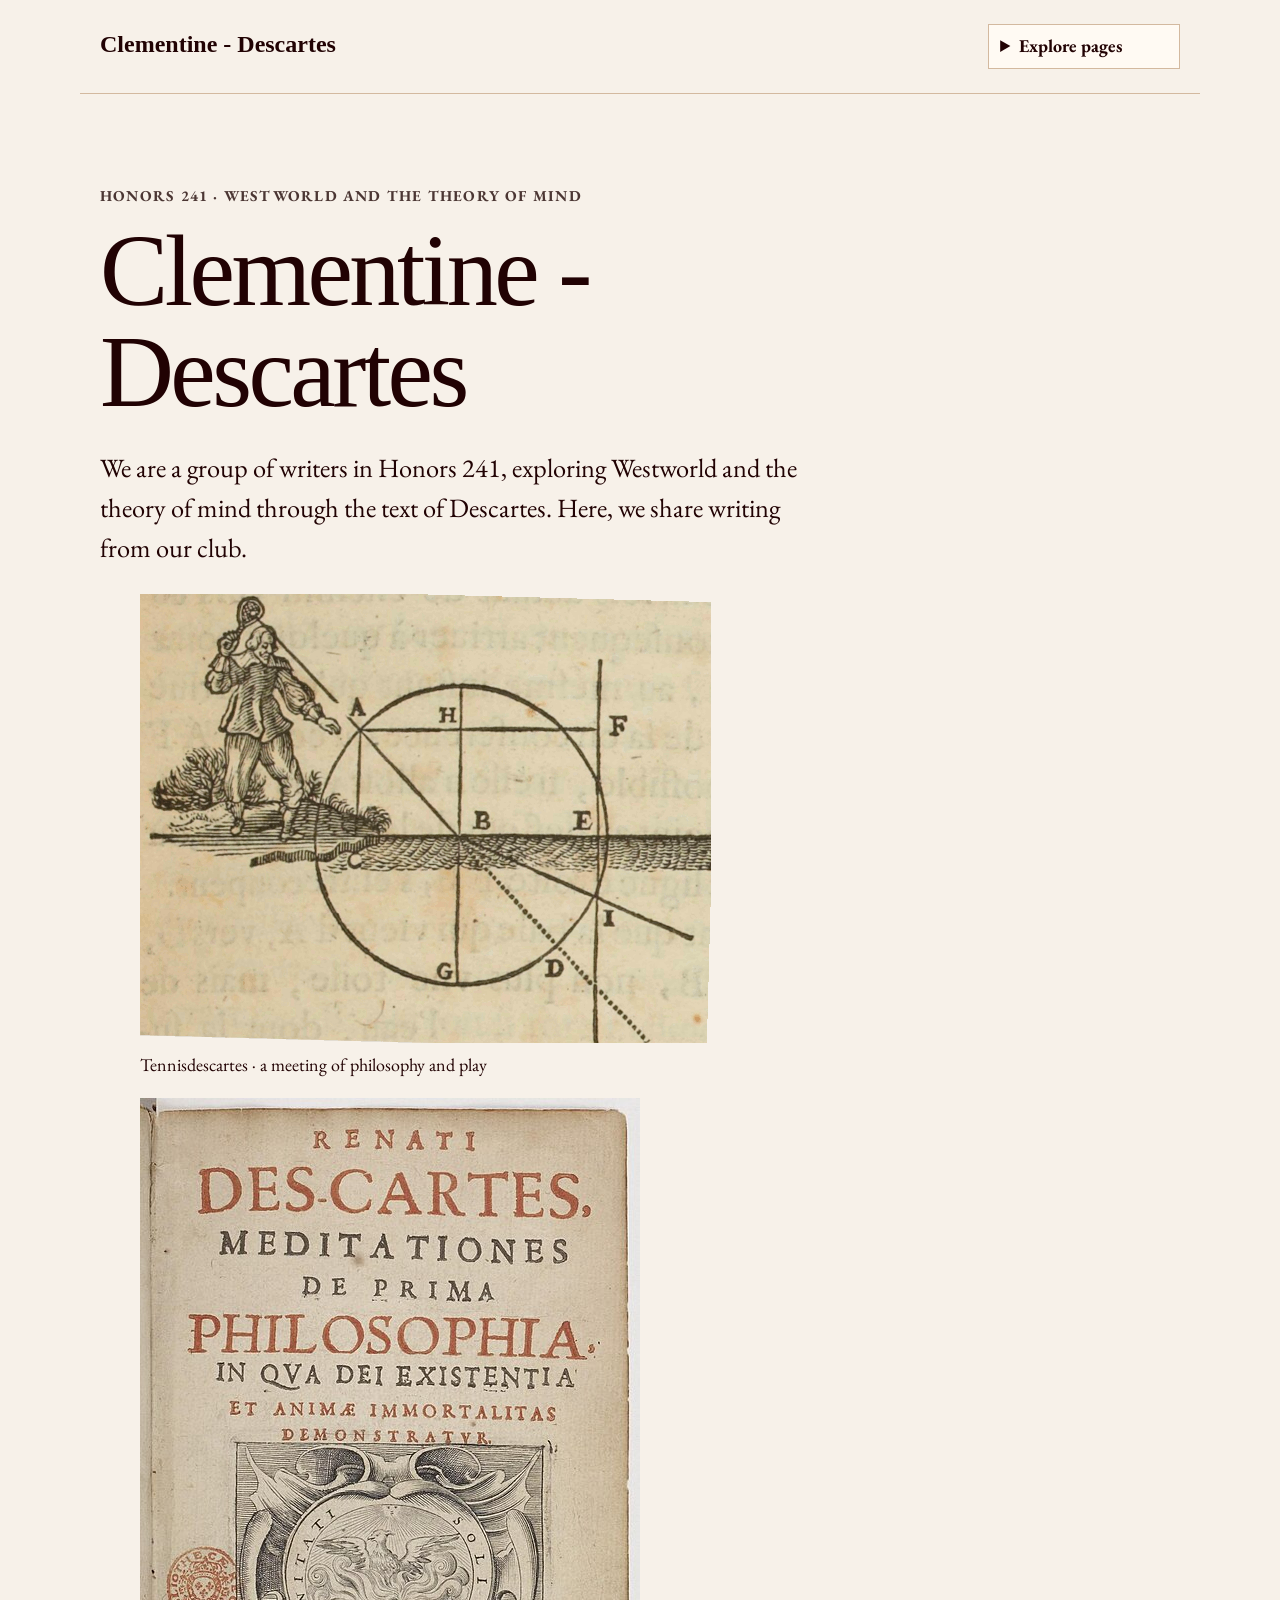
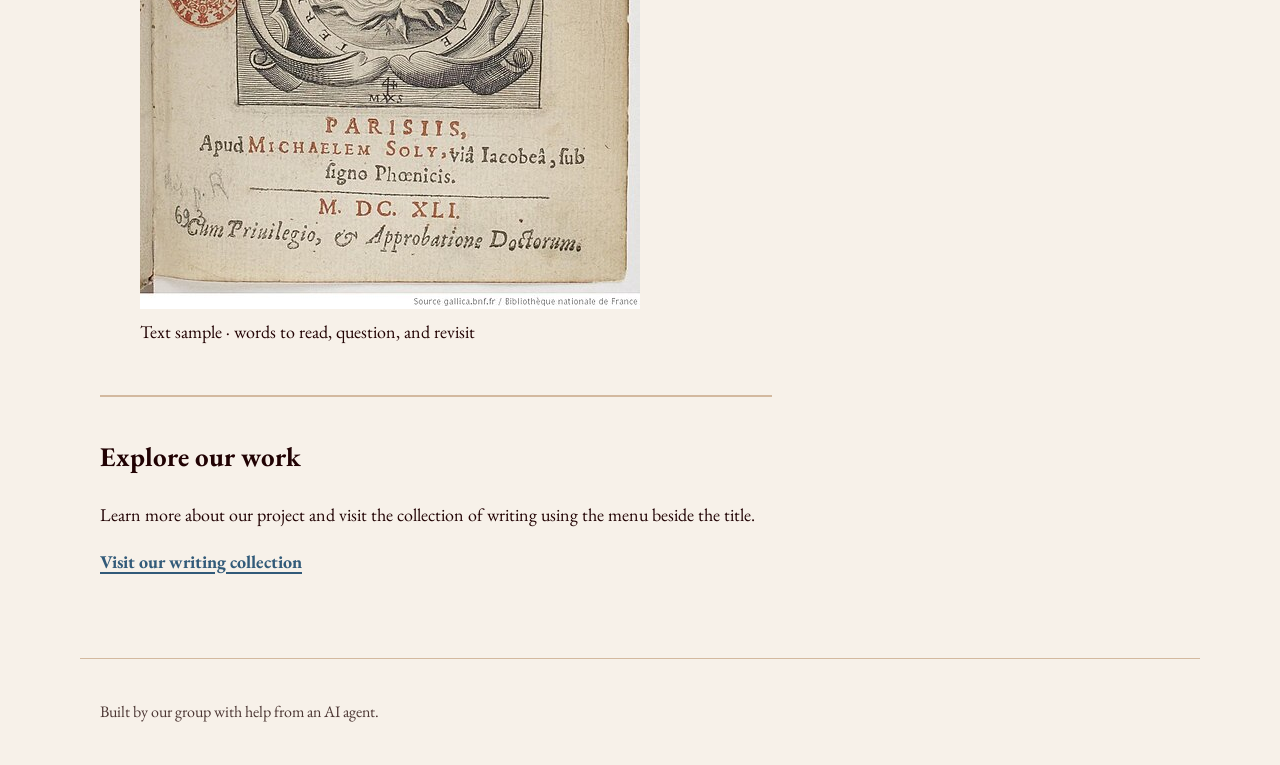
<file: index.html>
<!DOCTYPE html>
<html lang="en">
<head>
  <meta charset="utf-8">
  <meta name="viewport" content="width=device-width, initial-scale=1">
  <title>Clementine - Descartes</title>
  <link rel="stylesheet" href="styles.css">
</head>
<body>
  <a class="skip-link" href="#main">Skip to main content</a>

  <header class="site-header">
    <p class="site-title"><a href="index.html">Clementine - Descartes</a></p>
    <nav aria-label="Main navigation">
      <details class="site-menu">
        <summary>Explore pages</summary>
        <ul>
          <li><a href="index.html" aria-current="page">Home</a></li>
          <li><a href="project.html">Our project</a></li>
          <li><a href="writings.html">Our writing</a></li>
          <li><a href="recorder.html">Recorder</a></li>
          <li><a href="spokesperson.html">Spokesperson</a></li>
          <li><a href="moderator.html">Moderator</a></li>
          <li><a href="checker.html">Checker</a></li>
          <li><a href="devils-advocate.html">Devil's Advocate</a></li>
          <li><a href="team-designer.html">Team Designer</a></li>
        </ul>
      </details>
    </nav>
  </header>

  <main id="main" class="home-content">
    <p class="eyebrow">Honors 241 · Westworld and the theory of mind</p>
    <h1>Clementine - Descartes</h1>
    <p class="intro">We are a group of writers in Honors 241, exploring Westworld and the theory of mind through the text of Descartes. Here, we share writing from our club.</p>
    <section class="home-artwork" aria-label="Visual inspirations from our project">
      <figure>
        <img src="images/Tennisdescartes.png" alt="Tennisdescartes artwork from our project assets">
        <figcaption>Tennisdescartes · a meeting of philosophy and play</figcaption>
      </figure>
      <figure>
        <img src="images/Textsample.jpg" alt="Photograph of a sample text from our project assets">
        <figcaption>Text sample · words to read, question, and revisit</figcaption>
      </figure>
    </section>
    <section class="welcome-section" aria-labelledby="welcome-heading">
      <h2 id="welcome-heading">Explore our work</h2>
      <p>Learn more about our project and visit the collection of writing using the menu beside the title.</p>
      <p><a class="text-link" href="writings.html">Visit our writing collection</a></p>
    </section>
  </main>

  <footer class="site-footer">
    <p>Built by our group with help from an AI agent.</p>
  </footer>
  <script src="popup.js"></script>
</body>
</html>
</file>
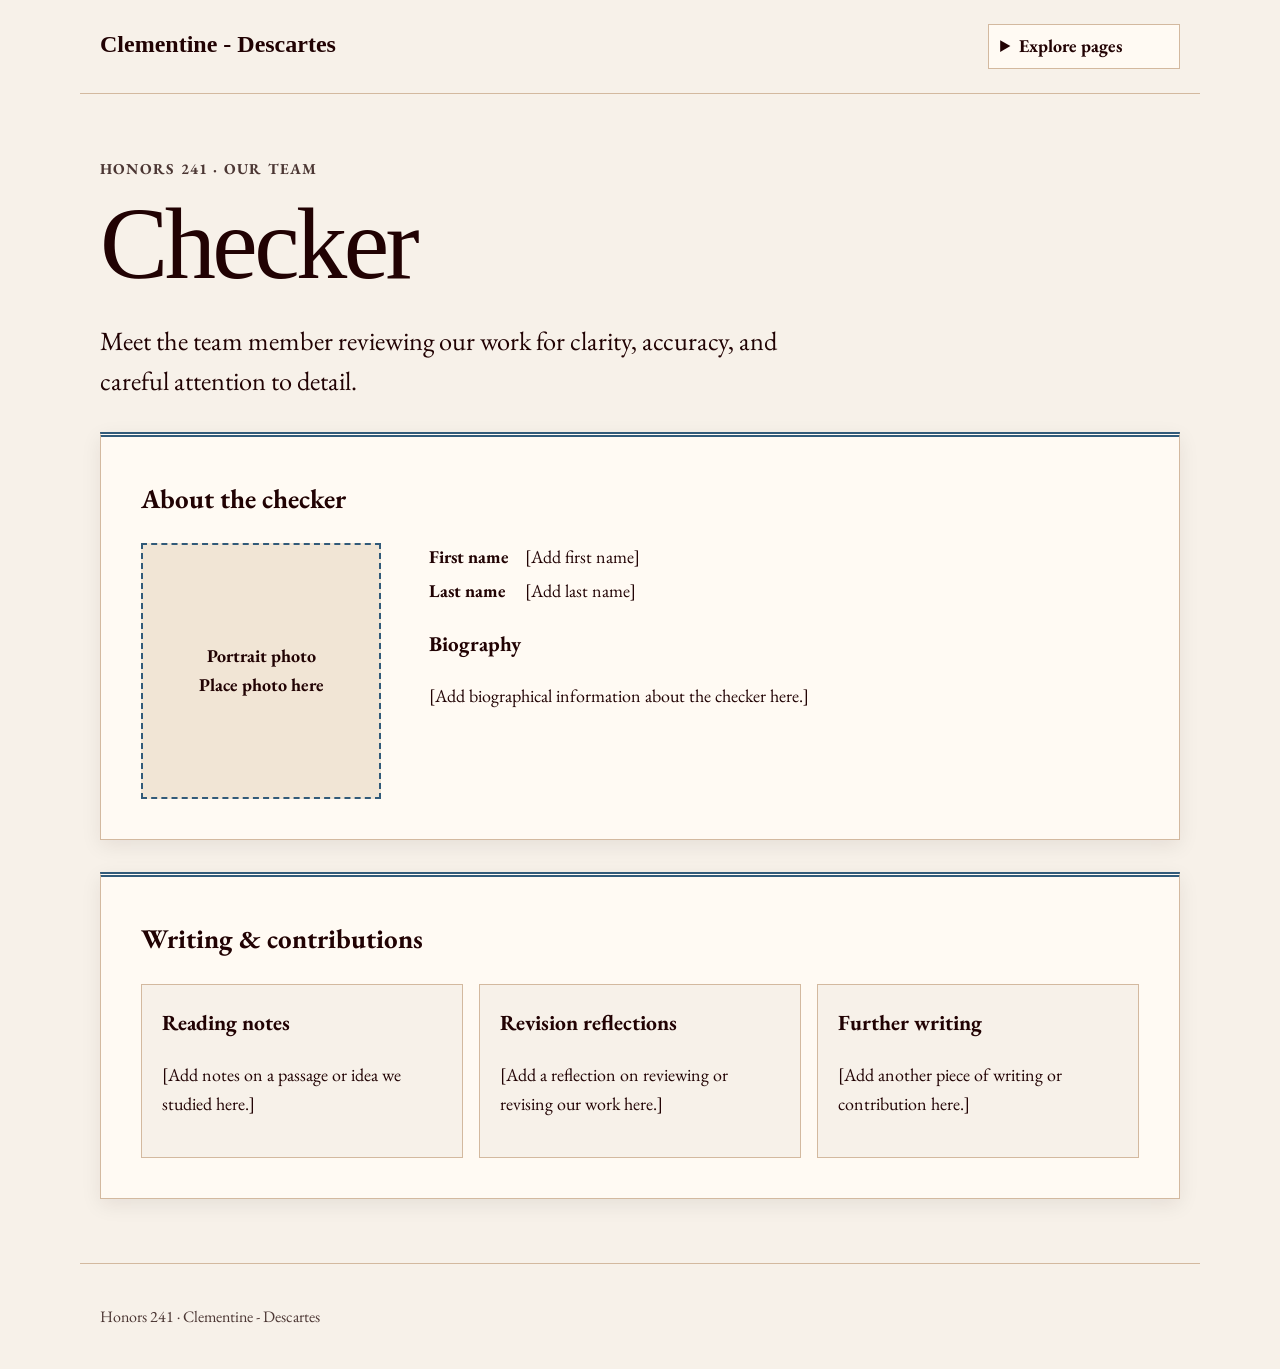
<file: checker.html>
<!DOCTYPE html>
<html lang="en">
<head>
  <meta charset="utf-8">
  <meta name="viewport" content="width=device-width, initial-scale=1">
  <title>Checker | Clementine - Descartes</title>
  <link rel="stylesheet" href="styles.css">
</head>
<body>
  <a class="skip-link" href="#main">Skip to main content</a>

  <header class="site-header">
    <p class="site-title"><a href="index.html">Clementine - Descartes</a></p>
    <nav aria-label="Main navigation">
      <details class="site-menu">
        <summary>Explore pages</summary>
        <ul>
          <li><a href="index.html">Home</a></li>
          <li><a href="project.html">Our project</a></li>
          <li><a href="writings.html">Our writing</a></li>
          <li><a href="recorder.html">Recorder</a></li>
          <li><a href="spokesperson.html">Spokesperson</a></li>
          <li><a href="moderator.html">Moderator</a></li>
          <li><a href="checker.html" aria-current="page">Checker</a></li>
          <li><a href="devils-advocate.html">Devil's Advocate</a></li>
          <li><a href="team-designer.html">Team Designer</a></li>
        </ul>
      </details>
    </nav>
  </header>

  <main id="main" class="role-page">
    <p class="eyebrow">Honors 241 · Our team</p>
    <h1>Checker</h1>
    <p class="intro">Meet the team member reviewing our work for clarity, accuracy, and careful attention to detail.</p>

    <section class="role-card" aria-labelledby="member-heading">
      <h2 id="member-heading">About the checker</h2>
      <div class="profile-layout">
        <div class="portrait-placeholder" role="img" aria-label="Portrait photo placeholder. Replace this box with the checker's photo.">Portrait photo<br>Place photo here</div>
        <div>
          <dl class="name-details">
            <dt>First name</dt><dd>[Add first name]</dd>
            <dt>Last name</dt><dd>[Add last name]</dd>
          </dl>
          <h3>Biography</h3>
          <p>[Add biographical information about the checker here.]</p>
        </div>
      </div>
    </section>

    <section class="role-card" aria-labelledby="writing-heading">
      <h2 id="writing-heading">Writing &amp; contributions</h2>
      <div class="writing-grid">
        <article class="writing-card"><h3>Reading notes</h3><p>[Add notes on a passage or idea we studied here.]</p></article>
        <article class="writing-card"><h3>Revision reflections</h3><p>[Add a reflection on reviewing or revising our work here.]</p></article>
        <article class="writing-card"><h3>Further writing</h3><p>[Add another piece of writing or contribution here.]</p></article>
      </div>
    </section>
  </main>

  <footer class="site-footer">
    <p>Honors 241 · Clementine - Descartes</p>
  </footer>
  <script src="popup.js"></script>
</body>
</html>
</file>
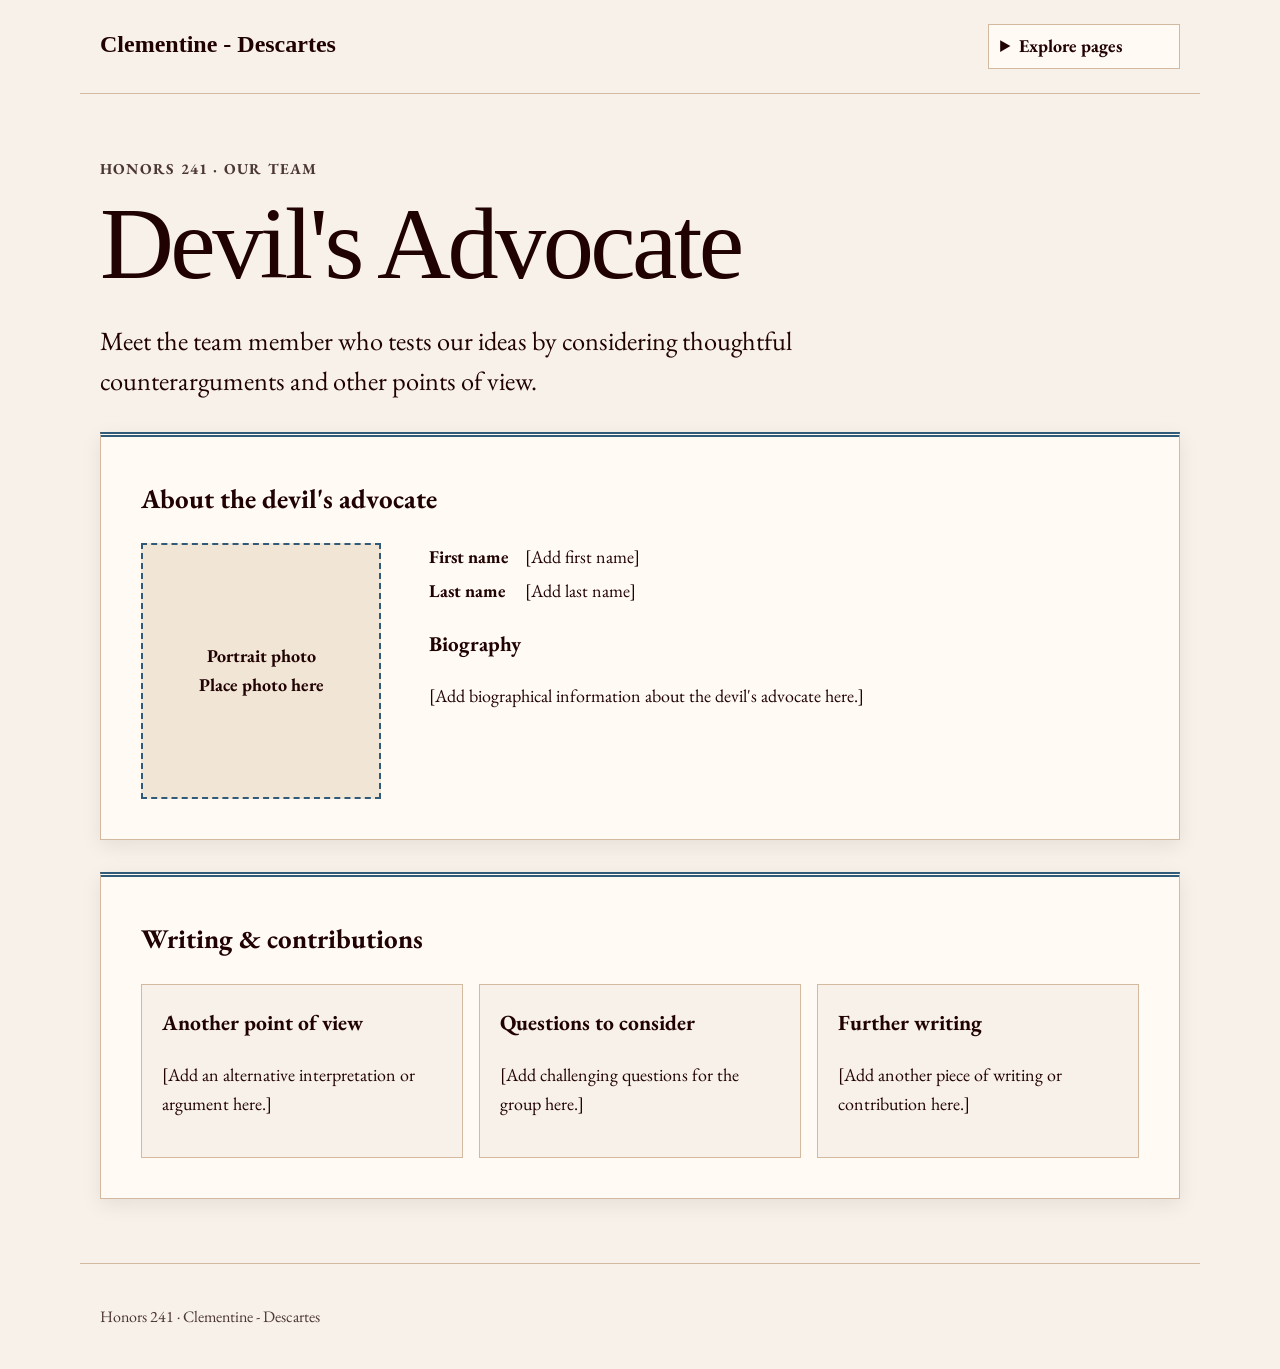
<file: devils-advocate.html>
<!DOCTYPE html>
<html lang="en">
<head>
  <meta charset="utf-8">
  <meta name="viewport" content="width=device-width, initial-scale=1">
  <title>Devil's Advocate | Clementine - Descartes</title>
  <link rel="stylesheet" href="styles.css">
</head>
<body>
  <a class="skip-link" href="#main">Skip to main content</a>

  <header class="site-header">
    <p class="site-title"><a href="index.html">Clementine - Descartes</a></p>
    <nav aria-label="Main navigation">
      <details class="site-menu">
        <summary>Explore pages</summary>
        <ul>
          <li><a href="index.html">Home</a></li>
          <li><a href="project.html">Our project</a></li>
          <li><a href="writings.html">Our writing</a></li>
          <li><a href="recorder.html">Recorder</a></li>
          <li><a href="spokesperson.html">Spokesperson</a></li>
          <li><a href="moderator.html">Moderator</a></li>
          <li><a href="checker.html">Checker</a></li>
          <li><a href="devils-advocate.html" aria-current="page">Devil's Advocate</a></li>
          <li><a href="team-designer.html">Team Designer</a></li>
        </ul>
      </details>
    </nav>
  </header>

  <main id="main" class="role-page">
    <p class="eyebrow">Honors 241 · Our team</p>
    <h1>Devil's Advocate</h1>
    <p class="intro">Meet the team member who tests our ideas by considering thoughtful counterarguments and other points of view.</p>

    <section class="role-card" aria-labelledby="member-heading">
      <h2 id="member-heading">About the devil's advocate</h2>
      <div class="profile-layout">
        <div class="portrait-placeholder" role="img" aria-label="Portrait photo placeholder. Replace this box with the devil's advocate's photo.">Portrait photo<br>Place photo here</div>
        <div>
          <dl class="name-details">
            <dt>First name</dt><dd>[Add first name]</dd>
            <dt>Last name</dt><dd>[Add last name]</dd>
          </dl>
          <h3>Biography</h3>
          <p>[Add biographical information about the devil's advocate here.]</p>
        </div>
      </div>
    </section>

    <section class="role-card" aria-labelledby="writing-heading">
      <h2 id="writing-heading">Writing &amp; contributions</h2>
      <div class="writing-grid">
        <article class="writing-card"><h3>Another point of view</h3><p>[Add an alternative interpretation or argument here.]</p></article>
        <article class="writing-card"><h3>Questions to consider</h3><p>[Add challenging questions for the group here.]</p></article>
        <article class="writing-card"><h3>Further writing</h3><p>[Add another piece of writing or contribution here.]</p></article>
      </div>
    </section>
  </main>

  <footer class="site-footer">
    <p>Honors 241 · Clementine - Descartes</p>
  </footer>
  <script src="popup.js"></script>
</body>
</html>
</file>
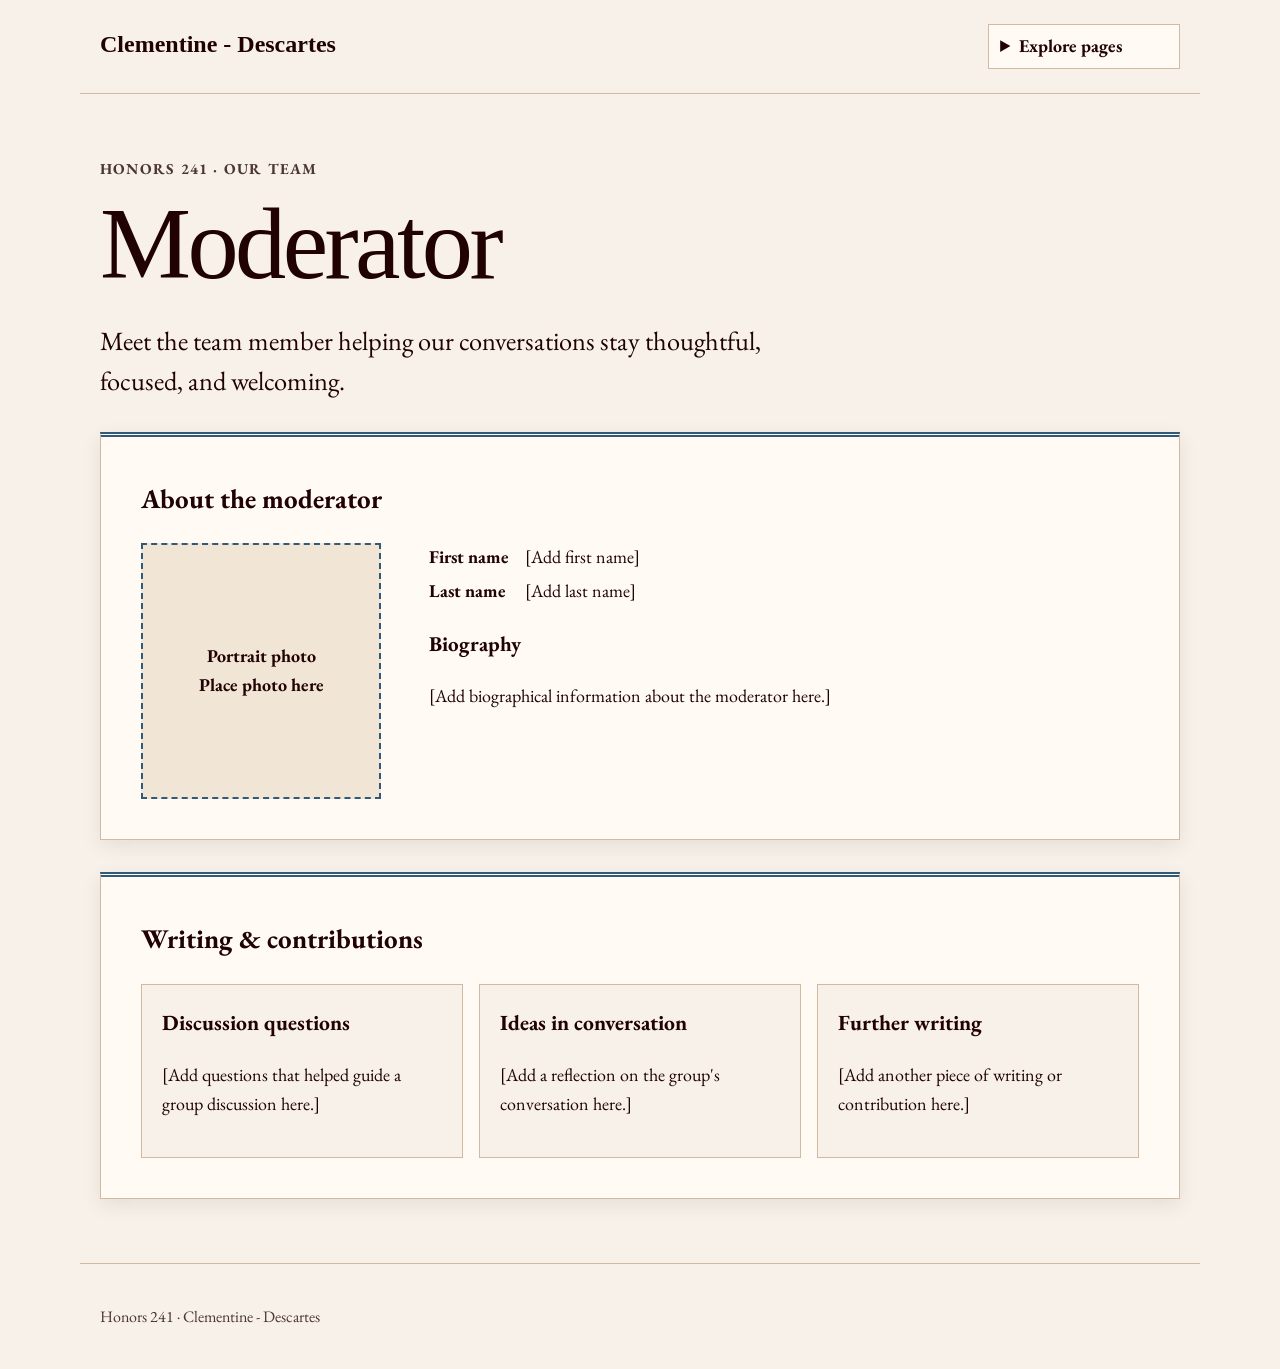
<file: moderator.html>
<!DOCTYPE html>
<html lang="en">
<head>
  <meta charset="utf-8">
  <meta name="viewport" content="width=device-width, initial-scale=1">
  <title>Moderator | Clementine - Descartes</title>
  <link rel="stylesheet" href="styles.css">
</head>
<body>
  <a class="skip-link" href="#main">Skip to main content</a>

  <header class="site-header">
    <p class="site-title"><a href="index.html">Clementine - Descartes</a></p>
    <nav aria-label="Main navigation">
      <details class="site-menu">
        <summary>Explore pages</summary>
        <ul>
          <li><a href="index.html">Home</a></li>
          <li><a href="project.html">Our project</a></li>
          <li><a href="writings.html">Our writing</a></li>
          <li><a href="recorder.html">Recorder</a></li>
          <li><a href="spokesperson.html">Spokesperson</a></li>
          <li><a href="moderator.html" aria-current="page">Moderator</a></li>
          <li><a href="checker.html">Checker</a></li>
          <li><a href="devils-advocate.html">Devil's Advocate</a></li>
          <li><a href="team-designer.html">Team Designer</a></li>
        </ul>
      </details>
    </nav>
  </header>

  <main id="main" class="role-page">
    <p class="eyebrow">Honors 241 · Our team</p>
    <h1>Moderator</h1>
    <p class="intro">Meet the team member helping our conversations stay thoughtful, focused, and welcoming.</p>

    <section class="role-card" aria-labelledby="member-heading">
      <h2 id="member-heading">About the moderator</h2>
      <div class="profile-layout">
        <div class="portrait-placeholder" role="img" aria-label="Portrait photo placeholder. Replace this box with the moderator's photo.">Portrait photo<br>Place photo here</div>
        <div>
          <dl class="name-details">
            <dt>First name</dt><dd>[Add first name]</dd>
            <dt>Last name</dt><dd>[Add last name]</dd>
          </dl>
          <h3>Biography</h3>
          <p>[Add biographical information about the moderator here.]</p>
        </div>
      </div>
    </section>

    <section class="role-card" aria-labelledby="writing-heading">
      <h2 id="writing-heading">Writing &amp; contributions</h2>
      <div class="writing-grid">
        <article class="writing-card"><h3>Discussion questions</h3><p>[Add questions that helped guide a group discussion here.]</p></article>
        <article class="writing-card"><h3>Ideas in conversation</h3><p>[Add a reflection on the group's conversation here.]</p></article>
        <article class="writing-card"><h3>Further writing</h3><p>[Add another piece of writing or contribution here.]</p></article>
      </div>
    </section>
  </main>

  <footer class="site-footer">
    <p>Honors 241 · Clementine - Descartes</p>
  </footer>
  <script src="popup.js"></script>
</body>
</html>
</file>
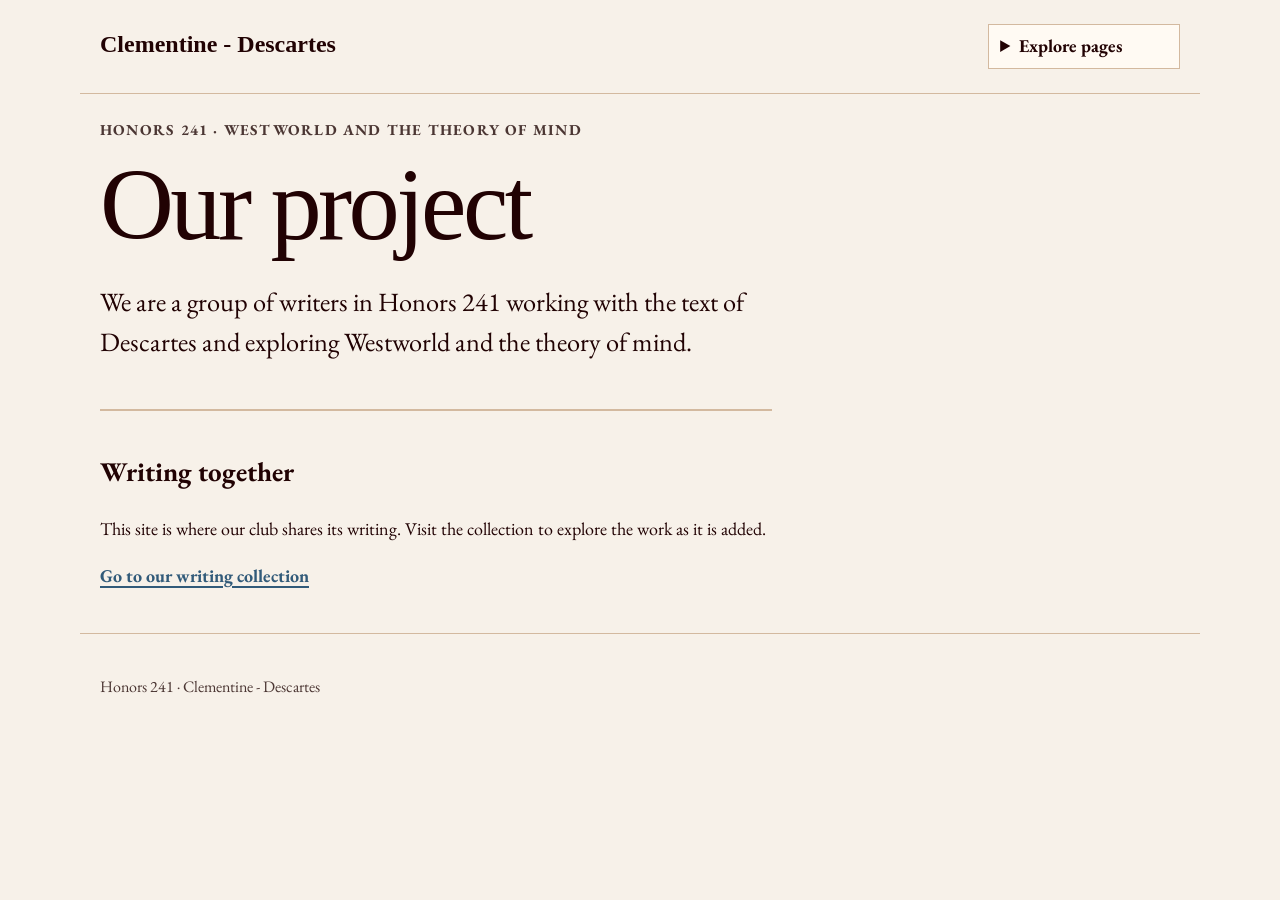
<file: project.html>
<!DOCTYPE html>
<html lang="en">
<head>
  <meta charset="utf-8">
  <meta name="viewport" content="width=device-width, initial-scale=1">
  <title>Our project | Clementine - Descartes</title>
  <link rel="stylesheet" href="styles.css">
</head>
<body>
  <a class="skip-link" href="#main">Skip to main content</a>

  <header class="site-header">
    <p class="site-title"><a href="index.html">Clementine - Descartes</a></p>
    <nav aria-label="Main navigation">
      <details class="site-menu">
        <summary>Explore pages</summary>
        <ul>
          <li><a href="index.html">Home</a></li>
          <li><a href="project.html" aria-current="page">Our project</a></li>
          <li><a href="writings.html">Our writing</a></li>
          <li><a href="recorder.html">Recorder</a></li>
          <li><a href="spokesperson.html">Spokesperson</a></li>
          <li><a href="moderator.html">Moderator</a></li>
          <li><a href="checker.html">Checker</a></li>
          <li><a href="devils-advocate.html">Devil's Advocate</a></li>
          <li><a href="team-designer.html">Team Designer</a></li>
        </ul>
      </details>
    </nav>
  </header>

  <main id="main">
    <p class="eyebrow">Honors 241 · Westworld and the theory of mind</p>
    <h1>Our project</h1>
    <p class="intro">We are a group of writers in Honors 241 working with the text of Descartes and exploring Westworld and the theory of mind.</p>
    <section class="welcome-section" aria-labelledby="writing-heading">
      <h2 id="writing-heading">Writing together</h2>
      <p>This site is where our club shares its writing. Visit the collection to explore the work as it is added.</p>
      <p><a class="text-link" href="writings.html">Go to our writing collection</a></p>
    </section>
  </main>

  <footer class="site-footer">
    <p>Honors 241 · Clementine - Descartes</p>
  </footer>
  <script src="popup.js"></script>
</body>
</html>
</file>
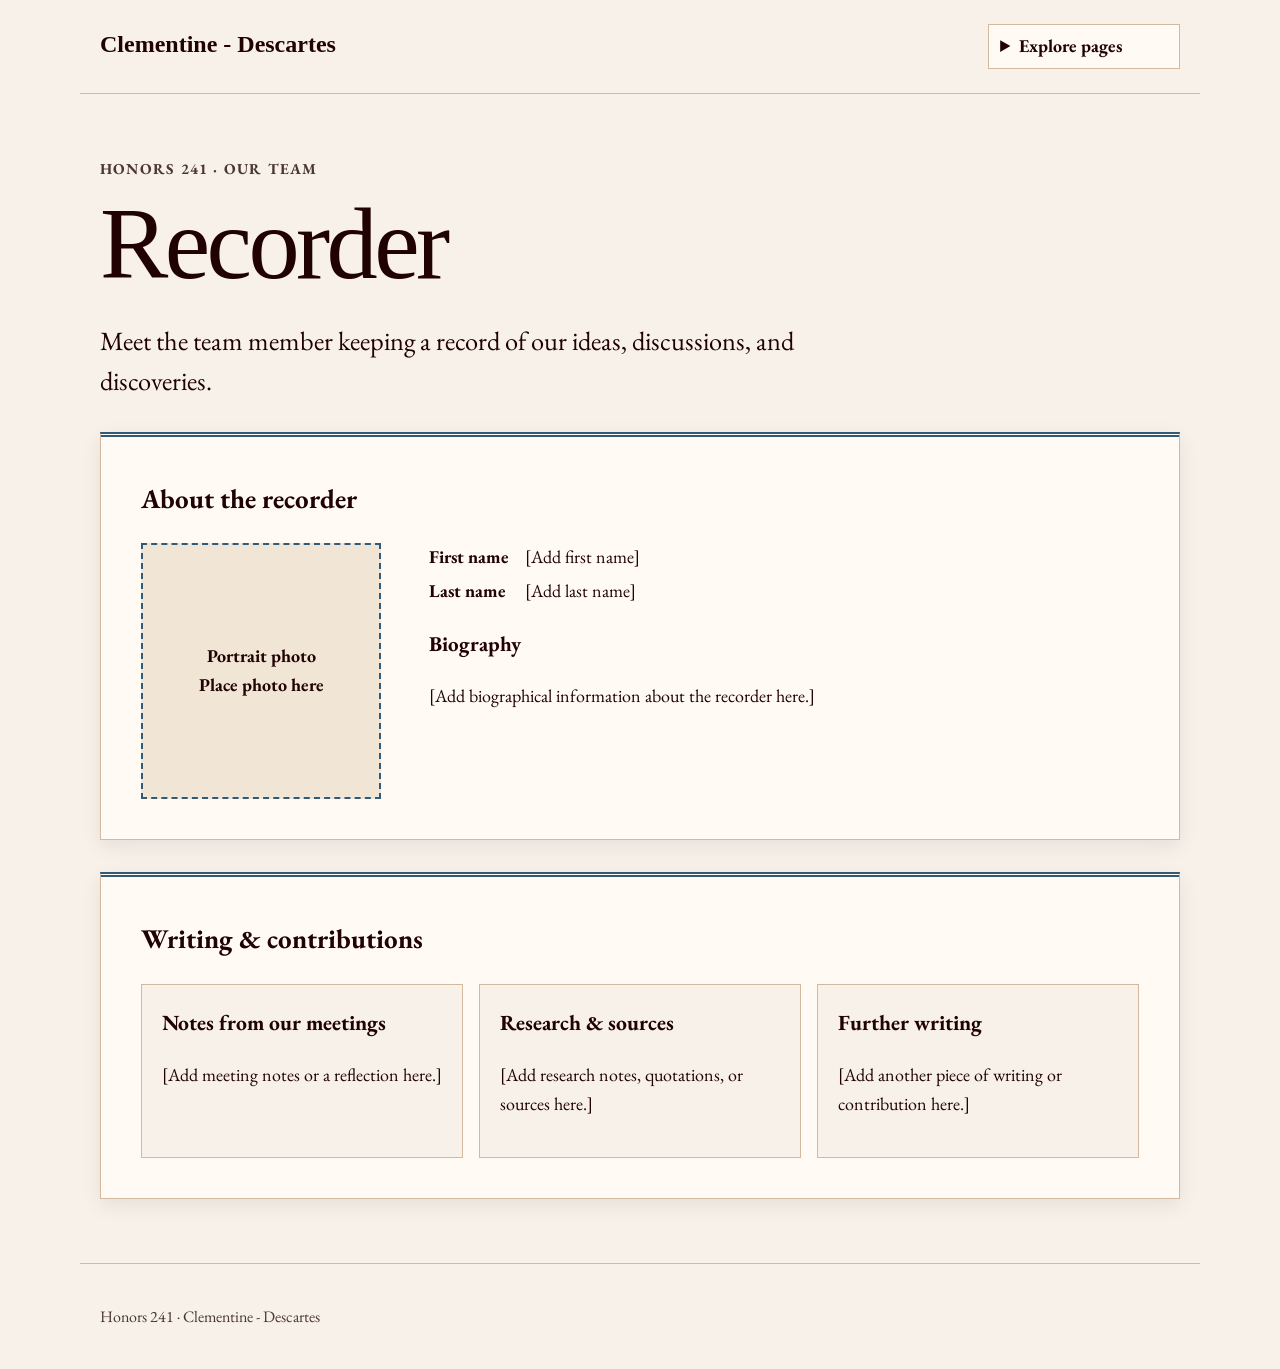
<file: recorder.html>
<!DOCTYPE html>
<html lang="en">
<head>
  <meta charset="utf-8">
  <meta name="viewport" content="width=device-width, initial-scale=1">
  <title>Recorder | Clementine - Descartes</title>
  <link rel="stylesheet" href="styles.css">
</head>
<body>
  <a class="skip-link" href="#main">Skip to main content</a>

  <header class="site-header">
    <p class="site-title"><a href="index.html">Clementine - Descartes</a></p>
    <nav aria-label="Main navigation">
      <details class="site-menu">
        <summary>Explore pages</summary>
        <ul>
          <li><a href="index.html">Home</a></li>
          <li><a href="project.html">Our project</a></li>
          <li><a href="writings.html">Our writing</a></li>
          <li><a href="recorder.html" aria-current="page">Recorder</a></li>
          <li><a href="spokesperson.html">Spokesperson</a></li>
          <li><a href="moderator.html">Moderator</a></li>
          <li><a href="checker.html">Checker</a></li>
          <li><a href="devils-advocate.html">Devil's Advocate</a></li>
          <li><a href="team-designer.html">Team Designer</a></li>
        </ul>
      </details>
    </nav>
  </header>

  <main id="main" class="role-page">
    <p class="eyebrow">Honors 241 · Our team</p>
    <h1>Recorder</h1>
    <p class="intro">Meet the team member keeping a record of our ideas, discussions, and discoveries.</p>

    <section class="role-card" aria-labelledby="member-heading">
      <h2 id="member-heading">About the recorder</h2>
      <div class="profile-layout">
        <div class="portrait-placeholder" role="img" aria-label="Portrait photo placeholder. Replace this box with the recorder's photo.">Portrait photo<br>Place photo here</div>
        <div>
          <dl class="name-details">
            <dt>First name</dt><dd>[Add first name]</dd>
            <dt>Last name</dt><dd>[Add last name]</dd>
          </dl>
          <h3>Biography</h3>
          <p>[Add biographical information about the recorder here.]</p>
        </div>
      </div>
    </section>

    <section class="role-card" aria-labelledby="writing-heading">
      <h2 id="writing-heading">Writing &amp; contributions</h2>
      <div class="writing-grid">
        <article class="writing-card"><h3>Notes from our meetings</h3><p>[Add meeting notes or a reflection here.]</p></article>
        <article class="writing-card"><h3>Research &amp; sources</h3><p>[Add research notes, quotations, or sources here.]</p></article>
        <article class="writing-card"><h3>Further writing</h3><p>[Add another piece of writing or contribution here.]</p></article>
      </div>
    </section>
  </main>

  <footer class="site-footer">
    <p>Honors 241 · Clementine - Descartes</p>
  </footer>
  <script src="popup.js"></script>
</body>
</html>
</file>
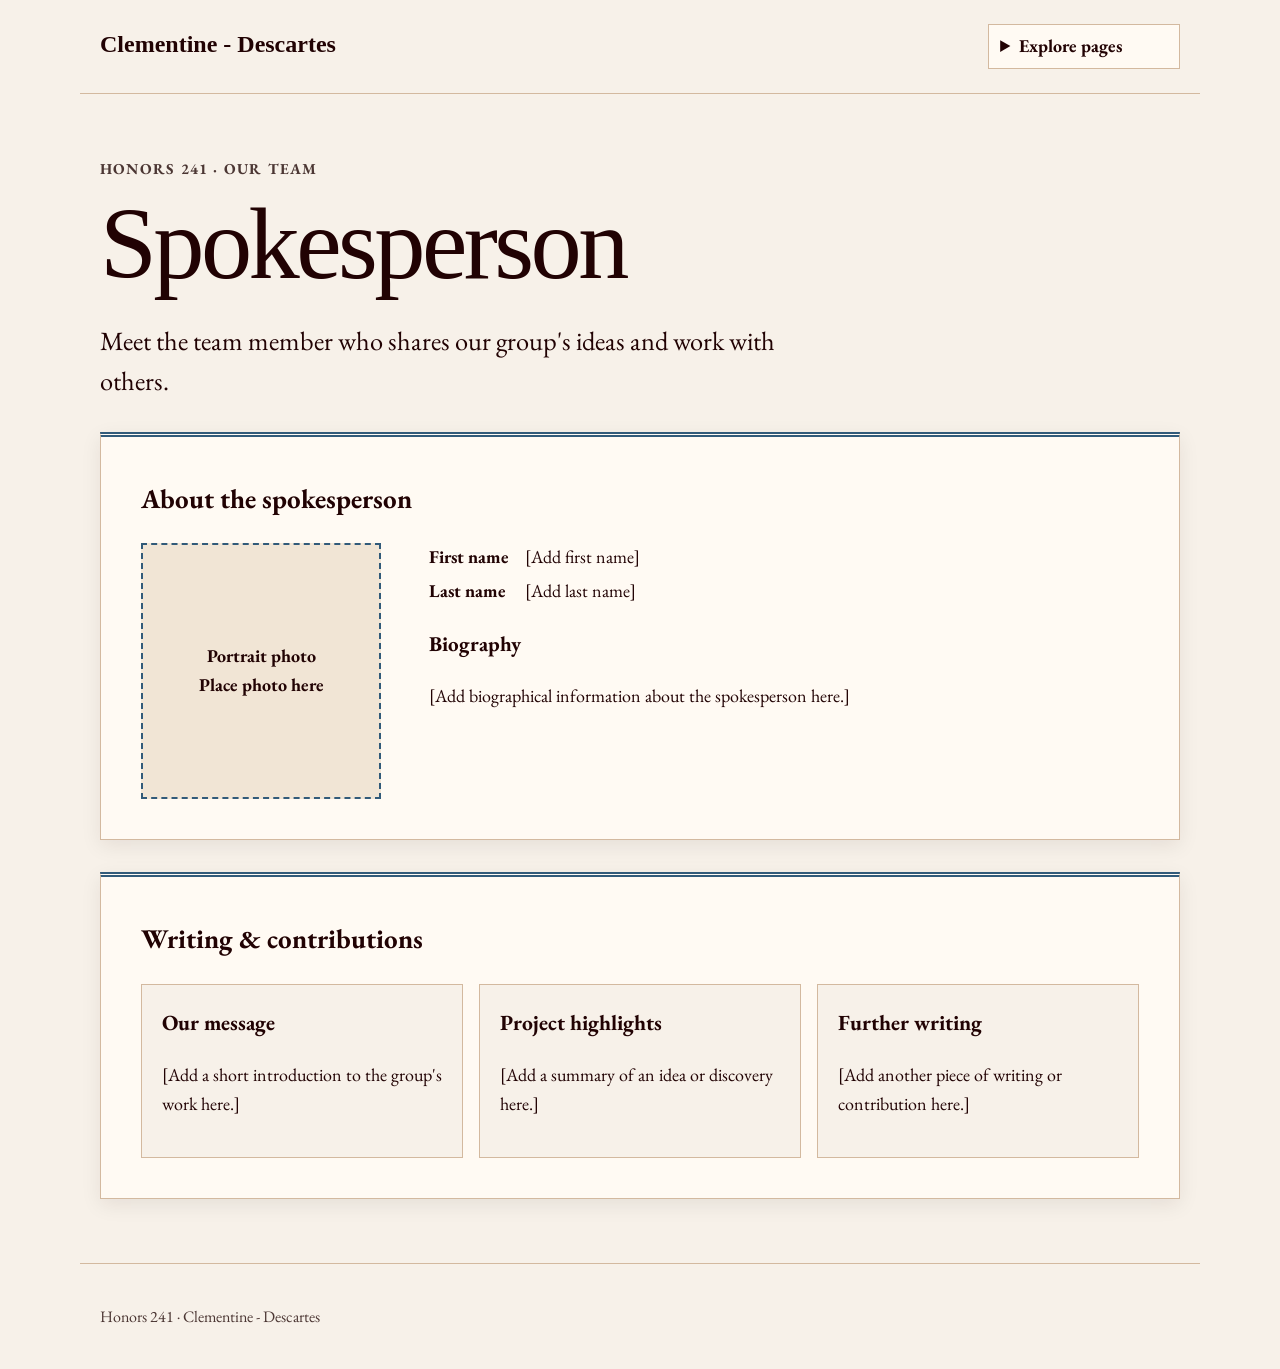
<file: spokesperson.html>
<!DOCTYPE html>
<html lang="en">
<head>
  <meta charset="utf-8">
  <meta name="viewport" content="width=device-width, initial-scale=1">
  <title>Spokesperson | Clementine - Descartes</title>
  <link rel="stylesheet" href="styles.css">
</head>
<body>
  <a class="skip-link" href="#main">Skip to main content</a>

  <header class="site-header">
    <p class="site-title"><a href="index.html">Clementine - Descartes</a></p>
    <nav aria-label="Main navigation">
      <details class="site-menu">
        <summary>Explore pages</summary>
        <ul>
          <li><a href="index.html">Home</a></li>
          <li><a href="project.html">Our project</a></li>
          <li><a href="writings.html">Our writing</a></li>
          <li><a href="recorder.html">Recorder</a></li>
          <li><a href="spokesperson.html" aria-current="page">Spokesperson</a></li>
          <li><a href="moderator.html">Moderator</a></li>
          <li><a href="checker.html">Checker</a></li>
          <li><a href="devils-advocate.html">Devil's Advocate</a></li>
          <li><a href="team-designer.html">Team Designer</a></li>
        </ul>
      </details>
    </nav>
  </header>

  <main id="main" class="role-page">
    <p class="eyebrow">Honors 241 · Our team</p>
    <h1>Spokesperson</h1>
    <p class="intro">Meet the team member who shares our group's ideas and work with others.</p>

    <section class="role-card" aria-labelledby="member-heading">
      <h2 id="member-heading">About the spokesperson</h2>
      <div class="profile-layout">
        <div class="portrait-placeholder" role="img" aria-label="Portrait photo placeholder. Replace this box with the spokesperson's photo.">Portrait photo<br>Place photo here</div>
        <div>
          <dl class="name-details">
            <dt>First name</dt><dd>[Add first name]</dd>
            <dt>Last name</dt><dd>[Add last name]</dd>
          </dl>
          <h3>Biography</h3>
          <p>[Add biographical information about the spokesperson here.]</p>
        </div>
      </div>
    </section>

    <section class="role-card" aria-labelledby="writing-heading">
      <h2 id="writing-heading">Writing &amp; contributions</h2>
      <div class="writing-grid">
        <article class="writing-card"><h3>Our message</h3><p>[Add a short introduction to the group's work here.]</p></article>
        <article class="writing-card"><h3>Project highlights</h3><p>[Add a summary of an idea or discovery here.]</p></article>
        <article class="writing-card"><h3>Further writing</h3><p>[Add another piece of writing or contribution here.]</p></article>
      </div>
    </section>
  </main>

  <footer class="site-footer">
    <p>Honors 241 · Clementine - Descartes</p>
  </footer>
  <script src="popup.js"></script>
</body>
</html>
</file>
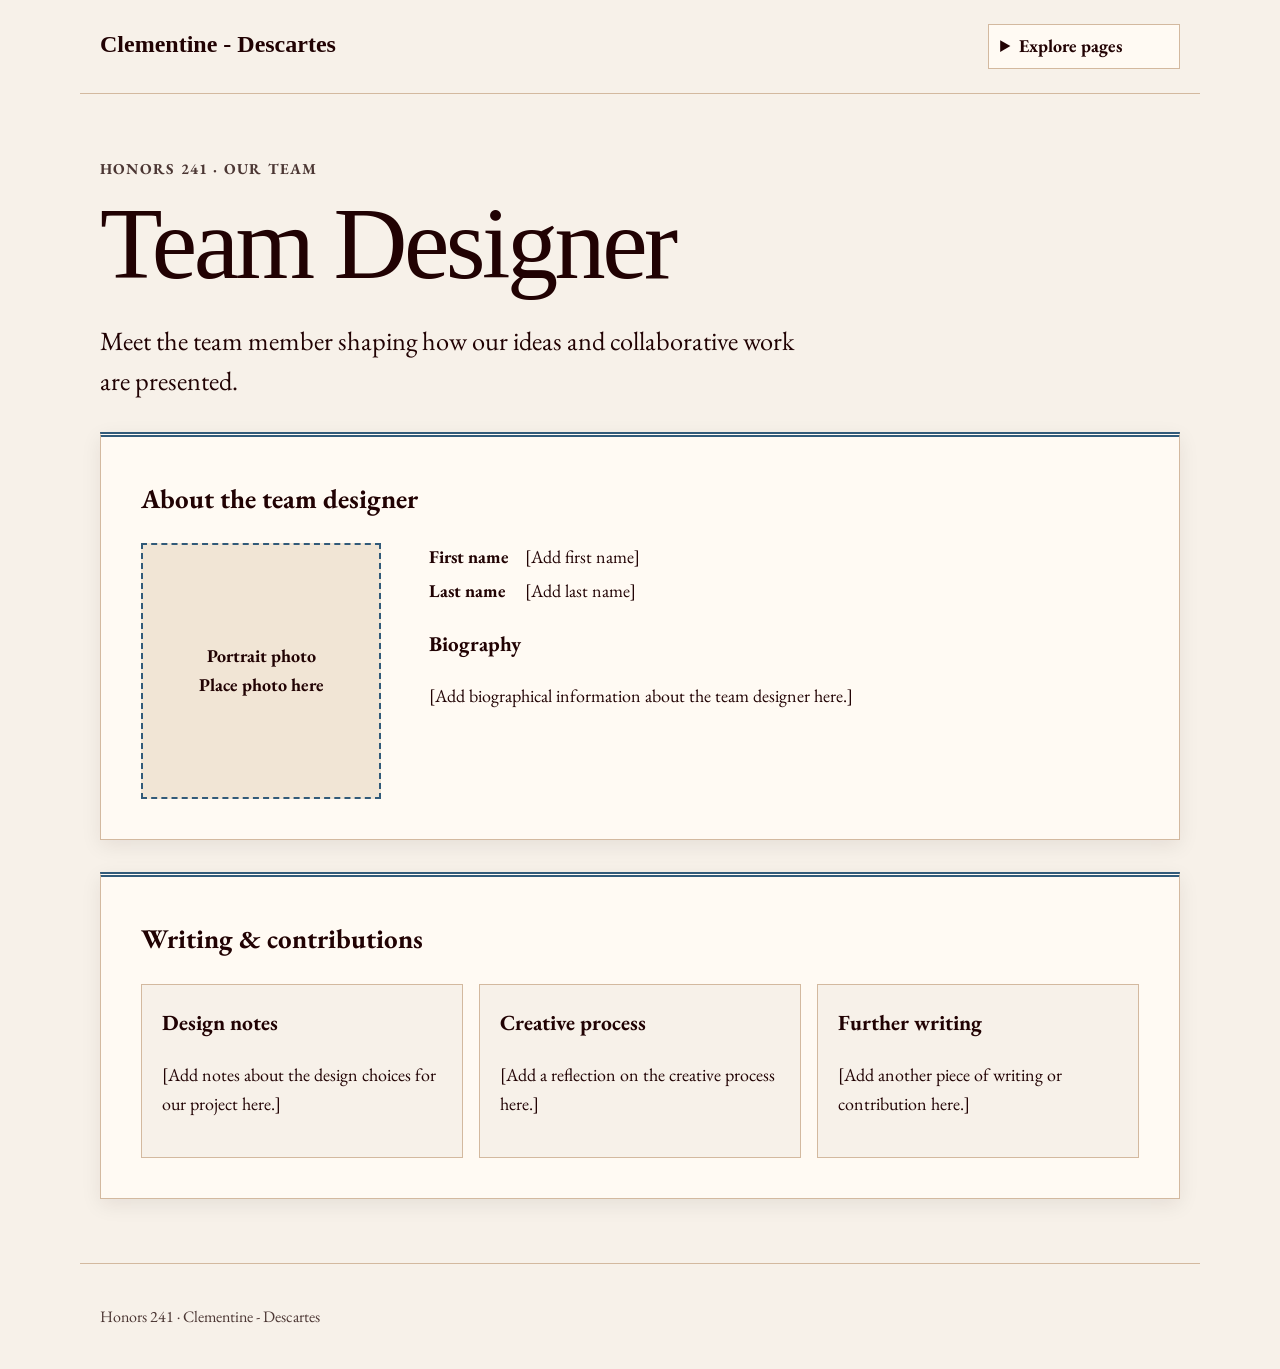
<file: team-designer.html>
<!DOCTYPE html>
<html lang="en">
<head>
  <meta charset="utf-8">
  <meta name="viewport" content="width=device-width, initial-scale=1">
  <title>Team Designer | Clementine - Descartes</title>
  <link rel="stylesheet" href="styles.css">
</head>
<body>
  <a class="skip-link" href="#main">Skip to main content</a>

  <header class="site-header">
    <p class="site-title"><a href="index.html">Clementine - Descartes</a></p>
    <nav aria-label="Main navigation">
      <details class="site-menu">
        <summary>Explore pages</summary>
        <ul>
          <li><a href="index.html">Home</a></li>
          <li><a href="project.html">Our project</a></li>
          <li><a href="writings.html">Our writing</a></li>
          <li><a href="recorder.html">Recorder</a></li>
          <li><a href="spokesperson.html">Spokesperson</a></li>
          <li><a href="moderator.html">Moderator</a></li>
          <li><a href="checker.html">Checker</a></li>
          <li><a href="devils-advocate.html">Devil's Advocate</a></li>
          <li><a href="team-designer.html" aria-current="page">Team Designer</a></li>
        </ul>
      </details>
    </nav>
  </header>

  <main id="main" class="role-page">
    <p class="eyebrow">Honors 241 · Our team</p>
    <h1>Team Designer</h1>
    <p class="intro">Meet the team member shaping how our ideas and collaborative work are presented.</p>

    <section class="role-card" aria-labelledby="member-heading">
      <h2 id="member-heading">About the team designer</h2>
      <div class="profile-layout">
        <div class="portrait-placeholder" role="img" aria-label="Portrait photo placeholder. Replace this box with the team designer's photo.">Portrait photo<br>Place photo here</div>
        <div>
          <dl class="name-details">
            <dt>First name</dt><dd>[Add first name]</dd>
            <dt>Last name</dt><dd>[Add last name]</dd>
          </dl>
          <h3>Biography</h3>
          <p>[Add biographical information about the team designer here.]</p>
        </div>
      </div>
    </section>

    <section class="role-card" aria-labelledby="writing-heading">
      <h2 id="writing-heading">Writing &amp; contributions</h2>
      <div class="writing-grid">
        <article class="writing-card"><h3>Design notes</h3><p>[Add notes about the design choices for our project here.]</p></article>
        <article class="writing-card"><h3>Creative process</h3><p>[Add a reflection on the creative process here.]</p></article>
        <article class="writing-card"><h3>Further writing</h3><p>[Add another piece of writing or contribution here.]</p></article>
      </div>
    </section>
  </main>

  <footer class="site-footer">
    <p>Honors 241 · Clementine - Descartes</p>
  </footer>
  <script src="popup.js"></script>
</body>
</html>
</file>
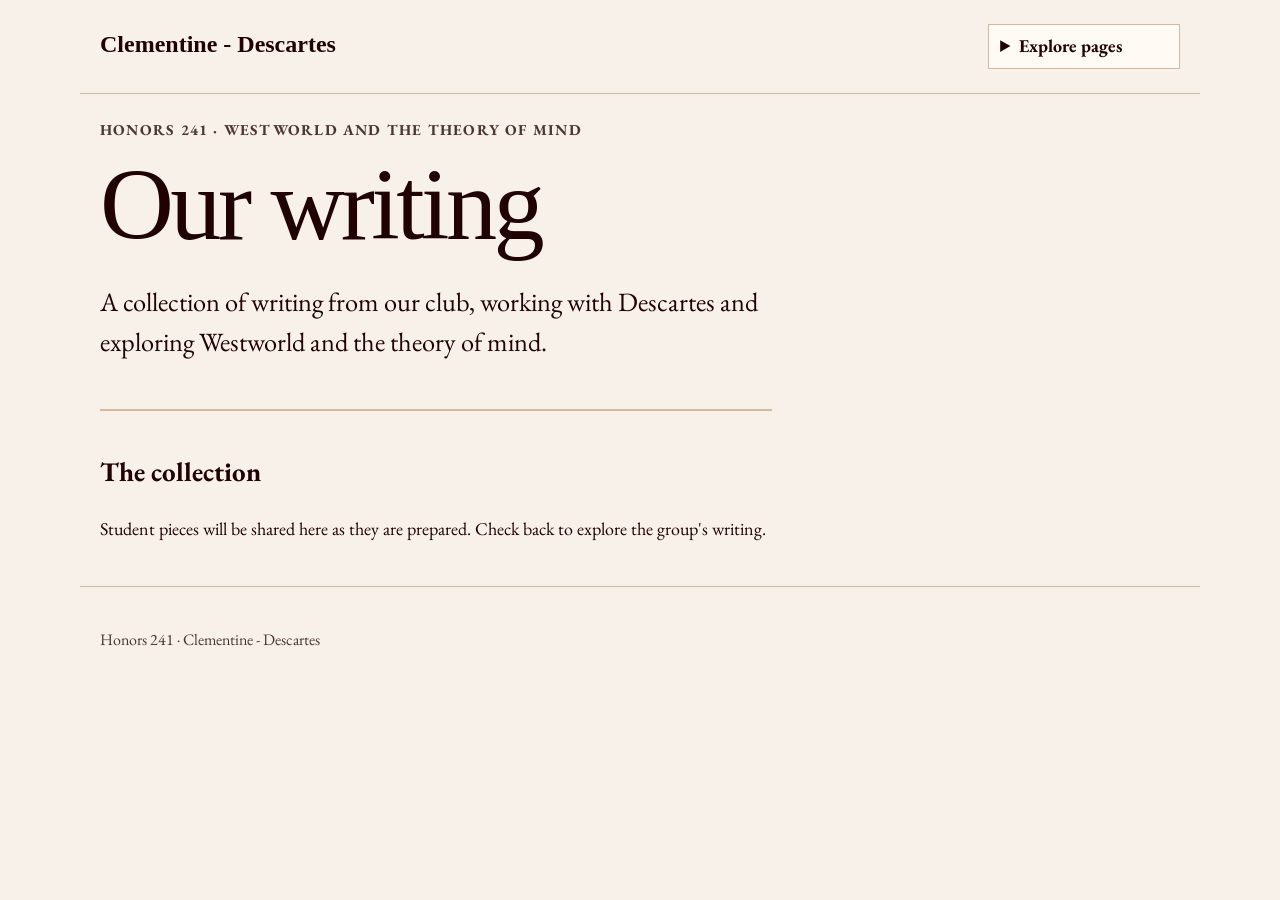
<file: writings.html>
<!DOCTYPE html>
<html lang="en">
<head>
  <meta charset="utf-8">
  <meta name="viewport" content="width=device-width, initial-scale=1">
  <title>Our writing | Clementine - Descartes</title>
  <link rel="stylesheet" href="styles.css">
</head>
<body>
  <a class="skip-link" href="#main">Skip to main content</a>

  <header class="site-header">
    <p class="site-title"><a href="index.html">Clementine - Descartes</a></p>
    <nav aria-label="Main navigation">
      <details class="site-menu">
        <summary>Explore pages</summary>
        <ul>
          <li><a href="index.html">Home</a></li>
          <li><a href="project.html">Our project</a></li>
          <li><a href="writings.html" aria-current="page">Our writing</a></li>
          <li><a href="recorder.html">Recorder</a></li>
          <li><a href="spokesperson.html">Spokesperson</a></li>
          <li><a href="moderator.html">Moderator</a></li>
          <li><a href="checker.html">Checker</a></li>
          <li><a href="devils-advocate.html">Devil's Advocate</a></li>
          <li><a href="team-designer.html">Team Designer</a></li>
        </ul>
      </details>
    </nav>
  </header>

  <main id="main">
    <p class="eyebrow">Honors 241 · Westworld and the theory of mind</p>
    <h1>Our writing</h1>
    <p class="intro">A collection of writing from our club, working with Descartes and exploring Westworld and the theory of mind.</p>
    <section class="welcome-section" aria-labelledby="collection-heading">
      <h2 id="collection-heading">The collection</h2>
      <p>Student pieces will be shared here as they are prepared. Check back to explore the group's writing.</p>
    </section>
  </main>

  <footer class="site-footer">
    <p>Honors 241 · Clementine - Descartes</p>
  </footer>
  <script src="popup.js"></script>
</body>
</html>
</file>
<file: styles.css>
@import url("https://fonts.googleapis.com/css2?family=EB+Garamond:wght@400;500;600;700&family=UnifrakturMaguntia&display=swap");

:root {
  --text: #210203;
  --muted: #4b3633;
  --background: #f7f1e9;
  --accent: #6d98ba;
  --accent-dark: #315a79;
  --border: #d3b99f;
  --max-width: 70rem;
}

*,
*::before,
*::after {
  box-sizing: border-box;
}

body {
  margin: 0;
  font-family: "EB Garamond", Georgia, "Times New Roman", serif;
  font-size: 1.125rem;
  line-height: 1.6;
  color: var(--text);
  background: var(--background);
}

.site-header,
main,
.site-footer {
  max-width: var(--max-width);
  margin: 0 auto;
  padding: 1.5rem 1.25rem;
}

.site-header {
  display: flex;
  flex-wrap: wrap;
  align-items: baseline;
  justify-content: space-between;
  gap: 1rem;
  border-bottom: 1px solid var(--border);
  background: var(--background);
}

.site-title {
  margin: 0;
  font-family: "Unifraktur Maguntia", serif;
  font-size: 1.5rem;
  font-weight: 700;
}

.site-title a {
  color: inherit;
  text-decoration: none;
}

nav ul {
  margin: 0.5rem 0 0;
  padding: 0.35rem 0;
  list-style: none;
  border-top: 1px solid var(--border);
}

.site-menu {
  position: relative;
  min-width: 12rem;
  color: var(--text);
}

.site-menu summary {
  cursor: pointer;
  padding: 0.45rem 0.7rem;
  border: 1px solid var(--border);
  background: #fffaf3;
  font-weight: 700;
}

.site-menu summary:focus-visible,
.site-menu a:focus-visible {
  outline: 3px solid var(--accent-dark);
  outline-offset: 3px;
}

.site-menu a {
  display: block;
  padding: 0.35rem 0.7rem;
  color: var(--accent-dark);
}

.site-menu a[aria-current="page"] {
  font-weight: 700;
  text-decoration-thickness: 2px;
}

a {
  color: var(--accent-dark);
}

a:focus-visible {
  outline: 3px solid var(--accent-dark);
  outline-offset: 3px;
}

h1 {
  max-width: 15ch;
  margin: 0.2rem 0 1.25rem;
  font-family: "Unifraktur Maguntia", serif;
  font-size: clamp(3rem, 8vw, 6.5rem);
  font-weight: 400;
  line-height: 0.98;
  letter-spacing: -0.035em;
}

h2 {
  font-family: "EB Garamond", Georgia, "Times New Roman", serif;
}

.home-content {
  padding-top: clamp(3rem, 10vh, 7rem);
  padding-bottom: 4rem;
}

.eyebrow {
  margin: 0 0 0.8rem;
  color: var(--muted);
  font-size: 0.95rem;
  font-weight: 700;
  letter-spacing: 0.08em;
  text-transform: uppercase;
}

.intro {
  max-width: 44rem;
  font-size: clamp(1.25rem, 2.5vw, 1.65rem);
  line-height: 1.5;
}

.welcome-section {
  max-width: 42rem;
  margin-top: 3rem;
  padding-top: 1rem;
  border-top: 2px solid var(--border);
}

.text-link {
  font-weight: 700;
  text-decoration-thickness: 2px;
  text-underline-offset: 0.2em;
}

img,
video {
  max-width: 100%;
  height: auto;
}

.site-footer {
  border-top: 1px solid var(--border);
  color: var(--muted);
  font-size: 1rem;
}

.skip-link {
  position: absolute;
  left: -999rem;
}

.skip-link:focus {
  left: 1rem;
  top: 1rem;
  padding: 0.5rem 0.75rem;
  background: var(--background);
}

.role-page {
  padding-top: clamp(2rem, 7vh, 5rem);
  padding-bottom: 4rem;
}

.role-page h1 {
  max-width: none;
  color: var(--text);
}

.role-card {
  margin-top: 2rem;
  padding: clamp(1.25rem, 4vw, 2.5rem);
  border: 1px solid var(--border);
  border-top: 5px double var(--accent-dark);
  background: #fffaf3;
  box-shadow: 0 0.4rem 1.2rem rgb(33 2 3 / 8%);
}

.role-card h2,
.writing-card h3 {
  margin-top: 0;
  font-family: "EB Garamond", Georgia, "Times New Roman", serif;
}

.profile-layout {
  display: grid;
  grid-template-columns: minmax(10rem, 15rem) minmax(0, 1fr);
  align-items: start;
  gap: clamp(1.5rem, 5vw, 3rem);
}

.portrait-placeholder {
  display: grid;
  min-height: 16rem;
  place-content: center;
  padding: 1rem;
  border: 2px dashed var(--accent-dark);
  background: #f1e5d5;
  color: var(--text);
  text-align: center;
  font-weight: 700;
}

.name-details {
  display: grid;
  grid-template-columns: max-content 1fr;
  gap: 0.35rem 1rem;
  margin: 0;
}

.name-details dt {
  font-weight: 700;
}

.name-details dd {
  margin: 0;
}

.writing-grid {
  display: grid;
  grid-template-columns: repeat(auto-fit, minmax(min(100%, 14rem), 1fr));
  gap: 1rem;
  margin-top: 1.5rem;
}

.writing-card {
  min-height: 10rem;
  padding: 1.25rem;
  border: 1px solid var(--border);
  background: var(--background);
}

.writing-card h3 {
  font-size: 1.35rem;
}

.philosophy-dialog {
  width: min(56rem, calc(100% - 1rem));
  max-height: 94vh;
  overflow-y: auto;
  padding: clamp(1.25rem, 4vw, 2rem);
  border: 10px dashed #ff00a8;
  background: #fff200;
  color: #160020;
  box-shadow: 0 1rem 4rem rgb(0 0 0 / 75%);
  animation: gentle-dialog-pulse 4s ease-in-out infinite;
  font-family: "Comic Sans MS", "Comic Sans", cursive;
}

.philosophy-dialog::backdrop {
  background: rgb(12 0 24 / 92%);
}

@keyframes gentle-dialog-pulse {
  0%, 100% {
    border-color: #ff00a8;
    box-shadow: 0 1rem 4rem rgb(0 0 0 / 75%);
  }
  50% {
    border-color: #c17767;
    box-shadow: 0 1rem 4rem rgb(0 0 0 / 55%);
  }
}

@media (prefers-reduced-motion: reduce) {
  .philosophy-dialog {
    animation: none;
  }
}

.chudcartes-announcement {
  margin: 1rem 0;
  padding: 0.75rem;
  border: 4px dashed #160020;
  background: #ff00a8;
  color: #160020;
  font-size: clamp(1.5rem, 5vw, 3rem);
  font-weight: 900;
  line-height: 1.1;
  text-align: center;
  text-transform: uppercase;
}

.philosophy-dialog-content img {
  display: block;
  width: 100%;
  height: min(70vh, 42rem);
  max-height: none;
  margin: 1rem auto;
  border: 6px solid #ff00a8;
  object-fit: cover;
}

.philosophy-dialog h2 {
  margin: 0;
  color: #8b0038;
  font-size: clamp(2.25rem, 8vw, 4.5rem);
  font-weight: 900;
  line-height: 1;
  text-transform: uppercase;
}

.philosophy-dialog form {
  display: grid;
  gap: 0.75rem;
}

.philosophy-dialog label {
  color: #160020;
  font-size: clamp(1.25rem, 4vw, 2rem);
  font-weight: 900;
  line-height: 1.2;
  text-transform: uppercase;
}

.philosophy-dialog textarea {
  width: 100%;
  padding: 0.65rem;
  border: 2px solid var(--accent-dark);
  border-radius: 0;
  background: #fff;
  color: var(--text);
  font: inherit;
}

.philosophy-dialog button {
  justify-self: start;
  padding: 0.85rem 1.25rem;
  border: 4px solid #160020;
  background: #160020;
  color: #fff200;
  font: inherit;
  font-size: 1.2rem;
  font-weight: 900;
  cursor: pointer;
  text-transform: uppercase;
}

.philosophy-dialog button:focus-visible,
.philosophy-dialog textarea:focus-visible {
  outline: 3px solid var(--accent-dark);
  outline-offset: 3px;
}

.dialog-status {
  margin: 0;
}

@media (max-width: 38rem) {
  .profile-layout {
    grid-template-columns: 1fr;
  }

  .portrait-placeholder {
    min-height: 13rem;
    max-width: 18rem;
  }
}
</file>
